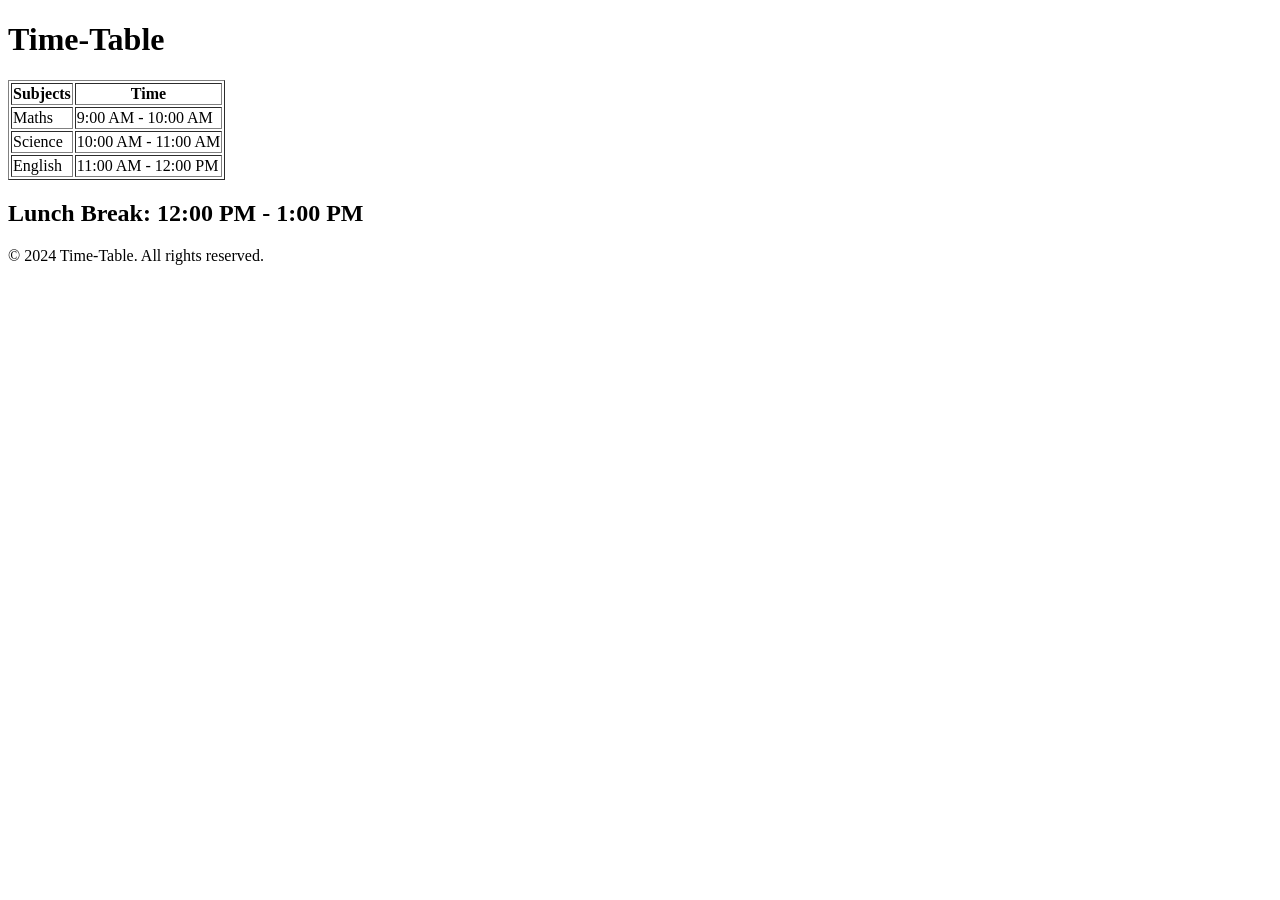
<file: Day-03/HTML/index.html>
<!DOCTYPE html>
<html lang="en">
<head>
    <meta charset="UTF-8">
    <meta name="viewport" content="width=device-width, initial-scale=1.0">
    <title>Time-Table</title>
</head>
<body>
    <!-- Include:

Table
Subjects
Time
Lunch break
Footer -->


<div class="table">
    <th>
        <h1>Time-Table</h1>
        <table border="1">
            <tr>
                <th>Subjects</th>
                <th>Time</th>
            </tr>
            <tr>
                <td>Maths</td>
                <td>9:00 AM - 10:00 AM</td>
            </tr>
            <tr>
                <td>Science</td>
                <td>10:00 AM - 11:00 AM</td>
            </tr>
            <tr>
                <td>English</td>
                <td>11:00 AM - 12:00 PM</td>
            </tr>
        </table>

        <h2>Lunch Break: 12:00 PM - 1:00 PM</h2>

        <footer>
            <p>&copy; 2024 Time-Table. All rights reserved.</p>
        </footer>
    </th>
</div>
</body>
</html>
</file>
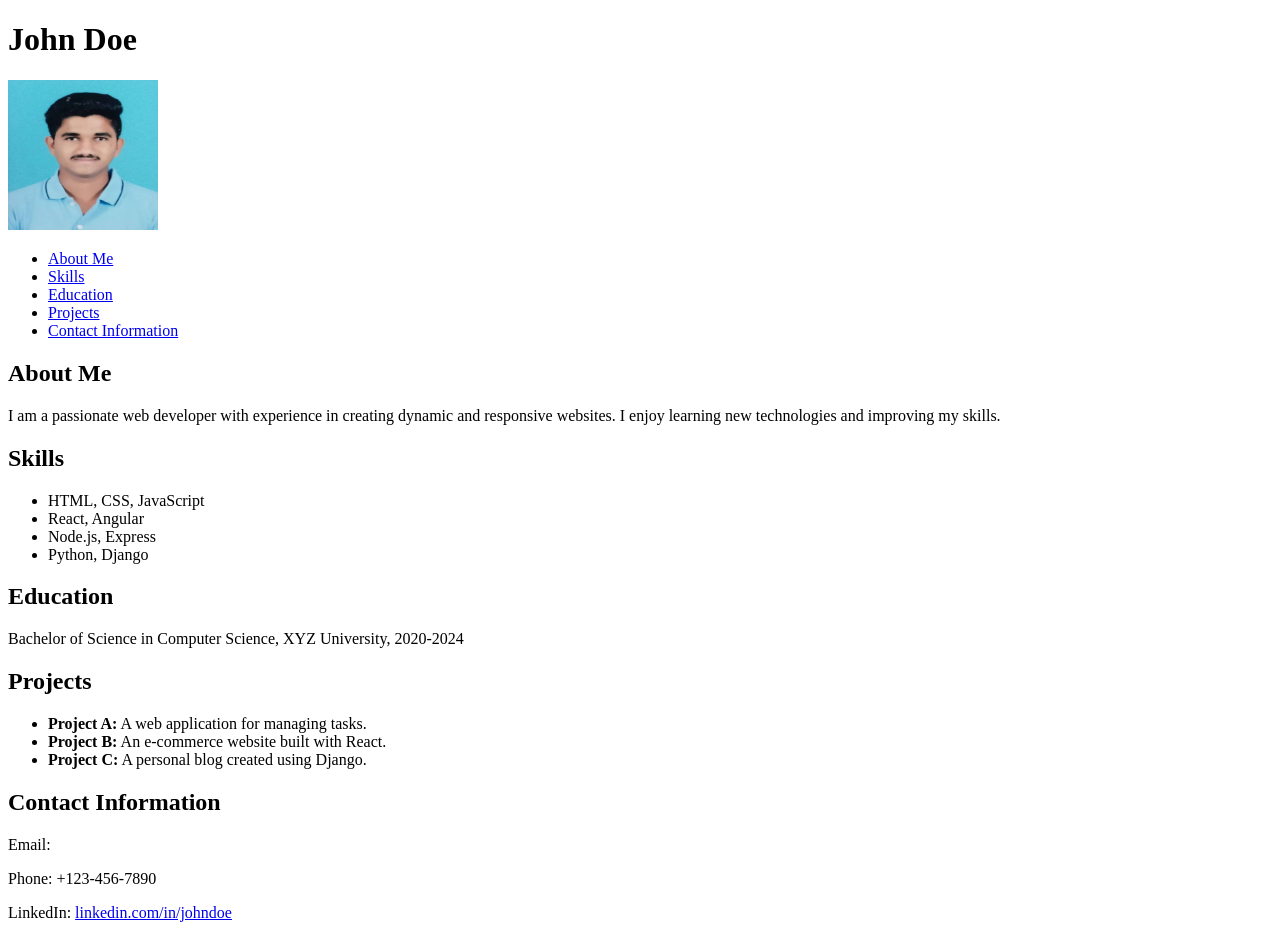
<file: Day-04/HTML/index.html>
<!DOCTYPE html>
<html lang="en">
<head>
    <meta charset="UTF-8">
    <meta name="viewport" content="width=device-width, initial-scale=1.0">
    <title>Portfolio</title>
</head>
<body>
    <!-- Create a Personal Portfolio Page containing:

Name
About Me
Skills
Education
Projects
Contact Information
Navigation Links -->


<div class="container">
    <header>
        <h1>John Doe</h1>
        <img src="yash.jpg" alt="Photo of me" width="150" height="150">
        <nav>
            <ul>
                <li><a href="#about">About Me</a></li>
                <li><a href="#skills">Skills</a></li>
                <li><a href="#education">Education</a></li>
                <li><a href="#projects">Projects</a></li>
                <li><a href="#contact">Contact Information</a></li>
            </ul>
        </nav>
    </header>

    <section id="about">
        <h2>About Me</h2>
        <p>I am a passionate web developer with experience in creating dynamic and responsive websites. I enjoy learning new technologies and improving my skills.</p>
    </section>

    <section id="skills">
        <h2>Skills</h2>
        <ul>
            <li>HTML, CSS, JavaScript</li>
            <li>React, Angular</li>
            <li>Node.js, Express</li>
            <li>Python, Django</li>
        </ul>
    </section>

    <section id="education">
        <h2>Education</h2>
        <p>Bachelor of Science in Computer Science, XYZ University, 2020-2024</p>
    </section>

    <section id="projects">
        <h2>Projects</h2>
        <ul>
            <li><strong>Project A:</strong> A web application for managing tasks.</li>
            <li><strong>Project B:</strong> An e-commerce website built with React.</li>
            <li><strong>Project C:</strong> A personal blog created using Django.</li>
        </ul>
    </section>

    <section id="contact">
        <h2>Contact Information</h2>
        <p>Email:<a href="mailto:yashbannur2426@gamil.com"></a></p>
        <p>Phone: +123-456-7890</p>
        <p>LinkedIn: <a href="https://www.linkedin.com/in/johndoe">linkedin.com/in/johndoe</a></p>
    </section>

</div>
</body>
</html>
</file>
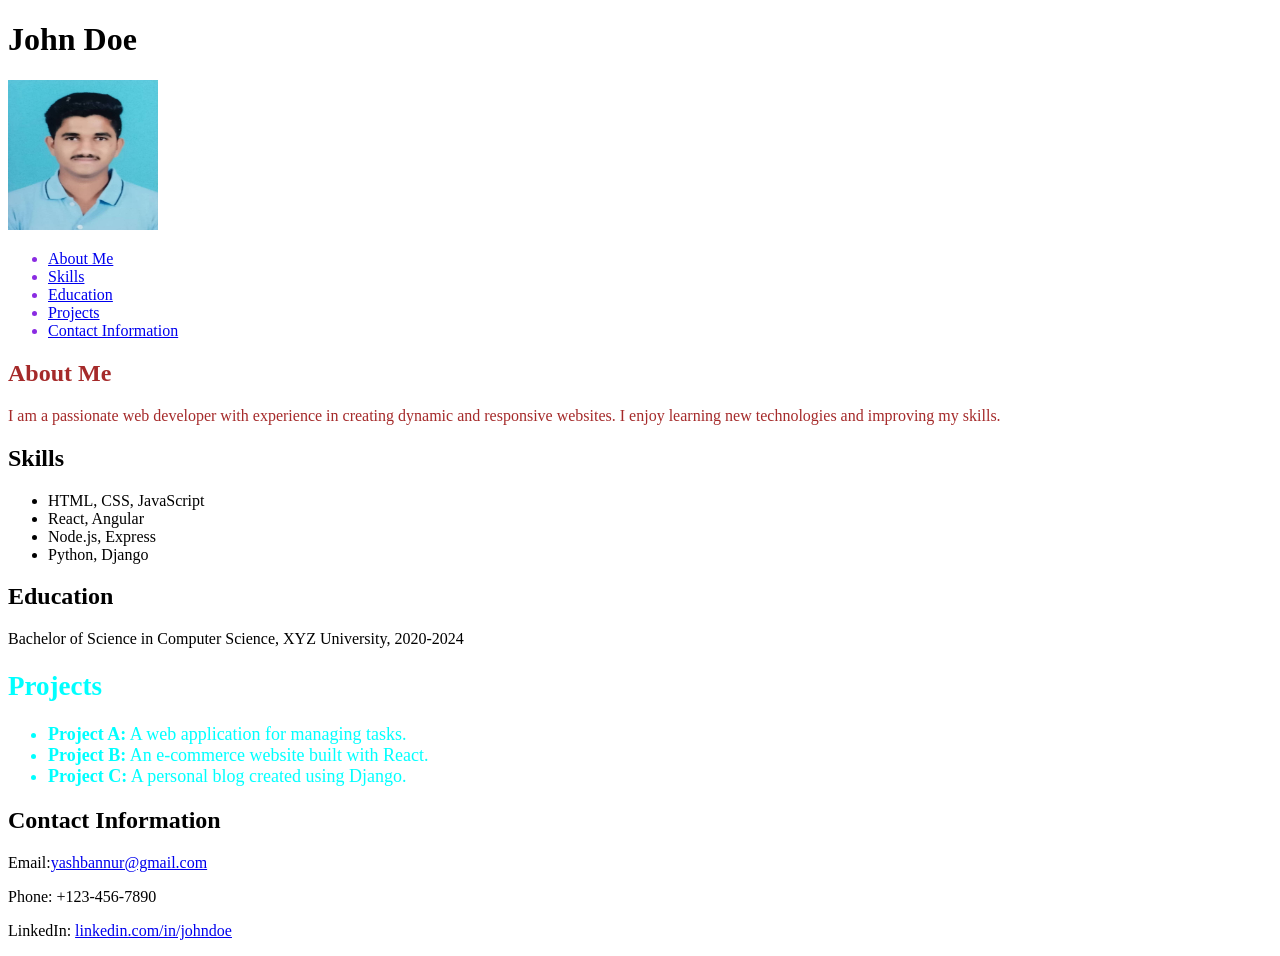
<file: Day-05/HTML/index.html>
<!DOCTYPE html>
<html lang="en">
<head>
    <meta charset="UTF-8">
    <meta name="viewport" content="width=device-width, initial-scale=1.0">
    <title>Portfolio</title>
    <link rel="stylesheet" href="style.css">

    <style>
        nav ul li {
            color: blueviolet;
        }

        .navbar {
            color: blueviolet;
        }

        #about {
            color: brown;
        }
    </style>
</head>
<body>
    <!-- Create a Personal Portfolio Page containing:

Name
About Me
Skills
Education
Projects
Contact Information
Navigation Links -->


<div class="container">
    <header>
        <h1>John Doe</h1>
        <img src="yash.jpg" alt="Photo of me" width="150" height="150" >
        <nav class="navbar">
            <ul>
                <li class="li"><a href="#about">About Me</a></li>
                <li class="li"><a href="#skills">Skills</a></li>
                <li class="li"><a href="#education">Education</a></li>
                <li class="li"><a href="#projects">Projects</a></li>
                <li class="li"><a href="#contact">Contact Information</a></li>
            </ul>
        </nav>
    </header>

    <section id="about">
        <h2>About Me</h2>
        <p>I am a passionate web developer with experience in creating dynamic and responsive websites. I enjoy learning new technologies and improving my skills.</p>
    </section>

    <section id="skills">
        <h2>Skills</h2>
        <ul>
            <li>HTML, CSS, JavaScript</li>
            <li>React, Angular</li>
            <li>Node.js, Express</li>
            <li>Python, Django</li>
        </ul>
    </section>

    <section id="education">
        <h2>Education</h2>
        <p>Bachelor of Science in Computer Science, XYZ University, 2020-2024</p>
    </section>

    <section id="projects">
        <h2>Projects</h2>
        <ul>
            <li><strong>Project A:</strong> A web application for managing tasks.</li>
            <li><strong>Project B:</strong> An e-commerce website built with React.</li>
            <li><strong>Project C:</strong> A personal blog created using Django.</li>
        </ul>
    </section>

    <section id="contact">
        <h2>Contact Information</h2>
        <p>Email:<a href="mailto:yashbannur2426@gmail.com">yashbannur@gmail.com</a></p>
        <p>Phone: +123-456-7890</p>
        <p>LinkedIn: <a href="https://www.linkedin.com/in/johndoe">linkedin.com/in/johndoe</a></p>
    </section>

</div>
</body>
</html>
</file>
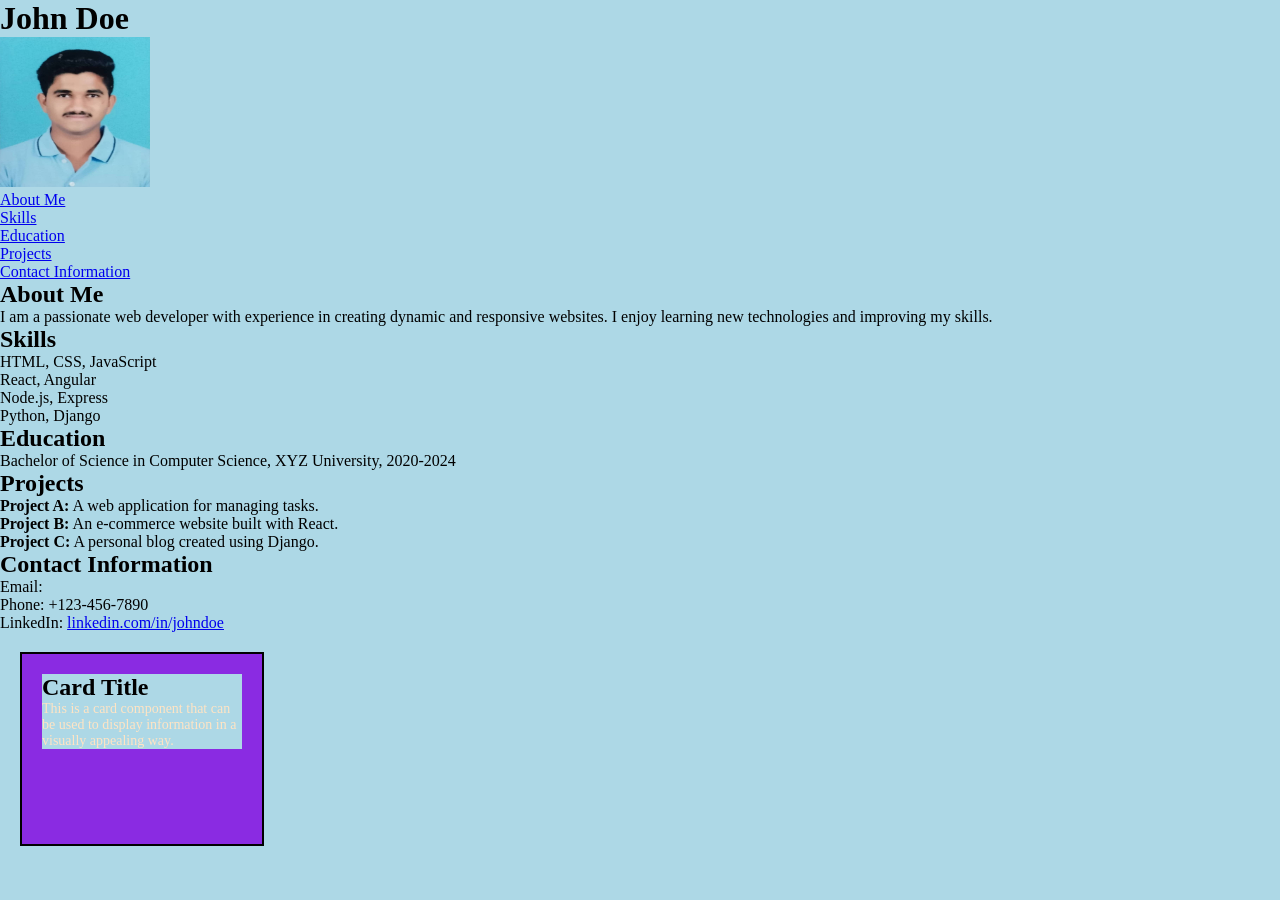
<file: Day-06/HTML/index.html>
<!DOCTYPE html>
<html lang="en">
<head>
    <meta charset="UTF-8">
    <meta name="viewport" content="width=device-width, initial-scale=1.0">
    <title>Portfolio</title>
    <link rel="stylesheet" href="style.css">
</head>
<body>
    <!-- Create a Personal Portfolio Page containing:

Name
About Me
Skills
Education
Projects
Contact Information
Navigation Links -->


<div class="container">
    <header>
        <h1>John Doe</h1>
        <img src="yash.jpg" alt="Photo of me" width="150" height="150">
        <nav>
            <ul>
                <li><a href="#about">About Me</a></li>
                <li><a href="#skills">Skills</a></li>
                <li><a href="#education">Education</a></li>
                <li><a href="#projects">Projects</a></li>
                <li><a href="#contact">Contact Information</a></li>
            </ul>
        </nav>
    </header>

    <section id="about">
        <h2>About Me</h2>
        <p>I am a passionate web developer with experience in creating dynamic and responsive websites. I enjoy learning new technologies and improving my skills.</p>
    </section>

    <section id="skills">
        <h2>Skills</h2>
        <ul>
            <li>HTML, CSS, JavaScript</li>
            <li>React, Angular</li>
            <li>Node.js, Express</li>
            <li>Python, Django</li>
        </ul>
    </section>

    <section id="education">
        <h2>Education</h2>
        <p>Bachelor of Science in Computer Science, XYZ University, 2020-2024</p>
    </section>

    <section id="projects">
        <h2>Projects</h2>
        <ul>
            <li><strong>Project A:</strong> A web application for managing tasks.</li>
            <li><strong>Project B:</strong> An e-commerce website built with React.</li>
            <li><strong>Project C:</strong> A personal blog created using Django.</li>
        </ul>
    </section>

    <section id="contact" classs="box">
        <h2>Contact Information</h2>
        <p>Email:<a href="mailto:yashbannur2426@gamil.com"></a></p>
        <p>Phone: +123-456-7890</p>
        <p>LinkedIn: <a href="https://www.linkedin.com/in/johndoe">linkedin.com/in/johndoe</a></p>
    </section>

</div>


<div class="card">
    <h2>Card Title</h2>
    <p>This is a card component that can be used to display information in a visually appealing way.</p>
</div>
</body>
</html>
</file>
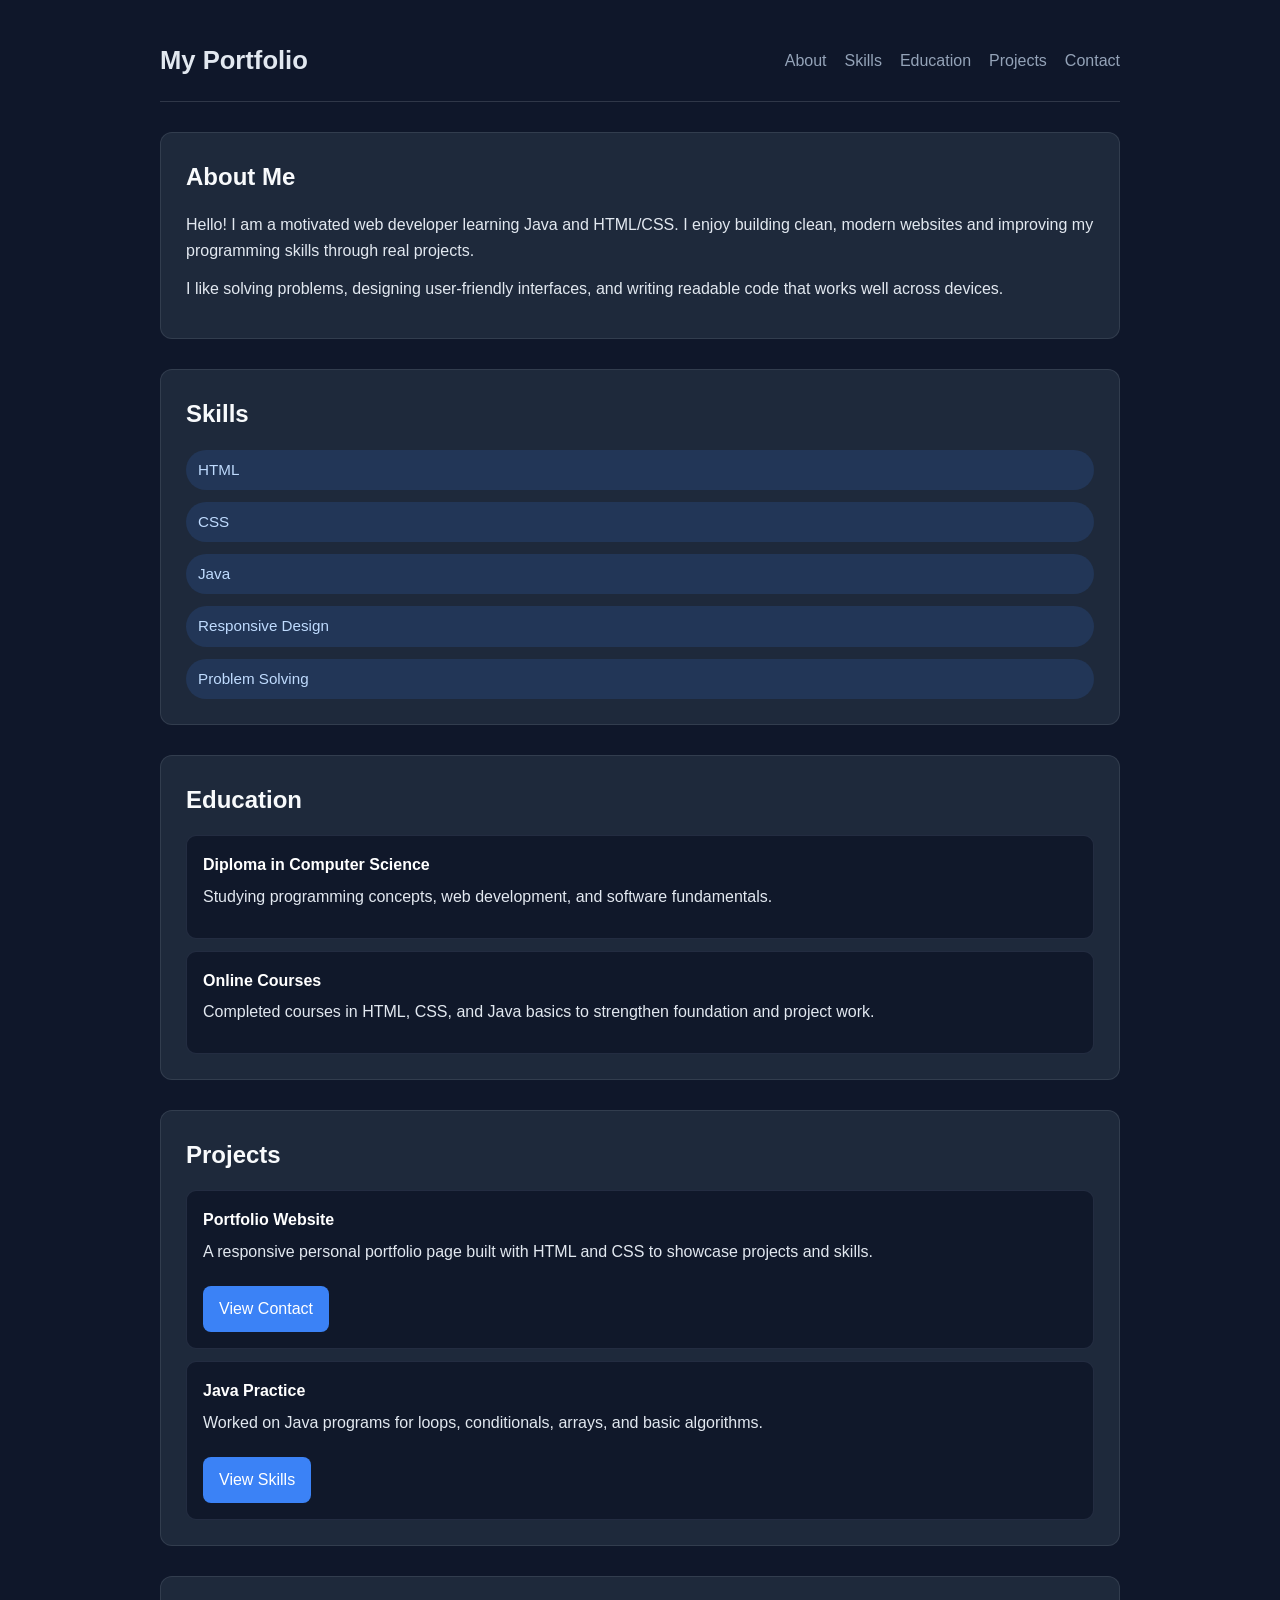
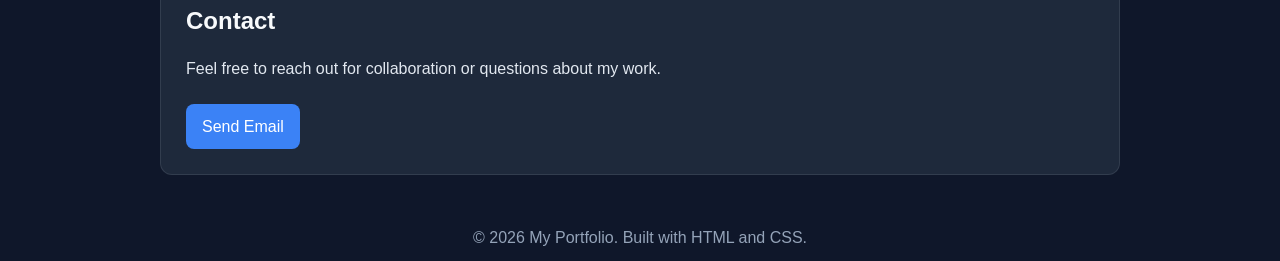
<file: Day-07/HTML/index.html>
<!DOCTYPE html>
<html lang="en">
<head>
    <meta charset="UTF-8">
    <meta name="viewport" content="width=device-width, initial-scale=1.0">
    <title>Portfolio</title>
    <link rel="stylesheet" href="style.css">
</head>
<body>
    <div class="container">
        <header>
            <nav>
                <h1>My Portfolio</h1>
                <div class="nav-links">
                    <a href="#about">About</a>
                    <a href="#skills">Skills</a>
                    <a href="#education">Education</a>
                    <a href="#projects">Projects</a>
                    <a href="#contact">Contact</a>
                </div>
            </nav>
        </header>

        <section id="about" class="about">
            <h2>About Me</h2>
            <p>Hello! I am a motivated web developer learning Java and HTML/CSS. I enjoy building clean, modern websites and improving my programming skills through real projects.</p>
            <p>I like solving problems, designing user-friendly interfaces, and writing readable code that works well across devices.</p>
        </section>

        <section id="skills" class="skills">
            <h2>Skills</h2>
            <div class="skills-list">
                <span class="skill-pill">HTML</span>
                <span class="skill-pill">CSS</span>
                <span class="skill-pill">Java</span>
                <span class="skill-pill">Responsive Design</span>
                <span class="skill-pill">Problem Solving</span>
            </div>
        </section>

        <section id="education" class="education">
            <h2>Education</h2>
            <div class="education-list">
                <div class="card">
                    <strong>Diploma in Computer Science</strong>
                    <p>Studying programming concepts, web development, and software fundamentals.</p>
                </div>
                <div class="card">
                    <strong>Online Courses</strong>
                    <p>Completed courses in HTML, CSS, and Java basics to strengthen foundation and project work.</p>
                </div>
            </div>
        </section>

        <section id="projects" class="projects">
            <h2>Projects</h2>
            <div class="project-list">
                <div class="card">
                    <strong>Portfolio Website</strong>
                    <p>A responsive personal portfolio page built with HTML and CSS to showcase projects and skills.</p>
                    <a class="project-link" href="#contact">View Contact</a>
                </div>
                <div class="card">
                    <strong>Java Practice</strong>
                    <p>Worked on Java programs for loops, conditionals, arrays, and basic algorithms.</p>
                    <a class="project-link" href="#skills">View Skills</a>
                </div>
            </div>
        </section>

        <section id="contact" class="contact">
            <h2>Contact</h2>
            <p>Feel free to reach out for collaboration or questions about my work.</p>
            <a class="button" href="mailto:example@example.com">Send Email</a>
        </section>
    </div>

    <footer>
        <p>© 2026 My Portfolio. Built with HTML and CSS.</p>
    </footer>
</body>
</html>
</file>
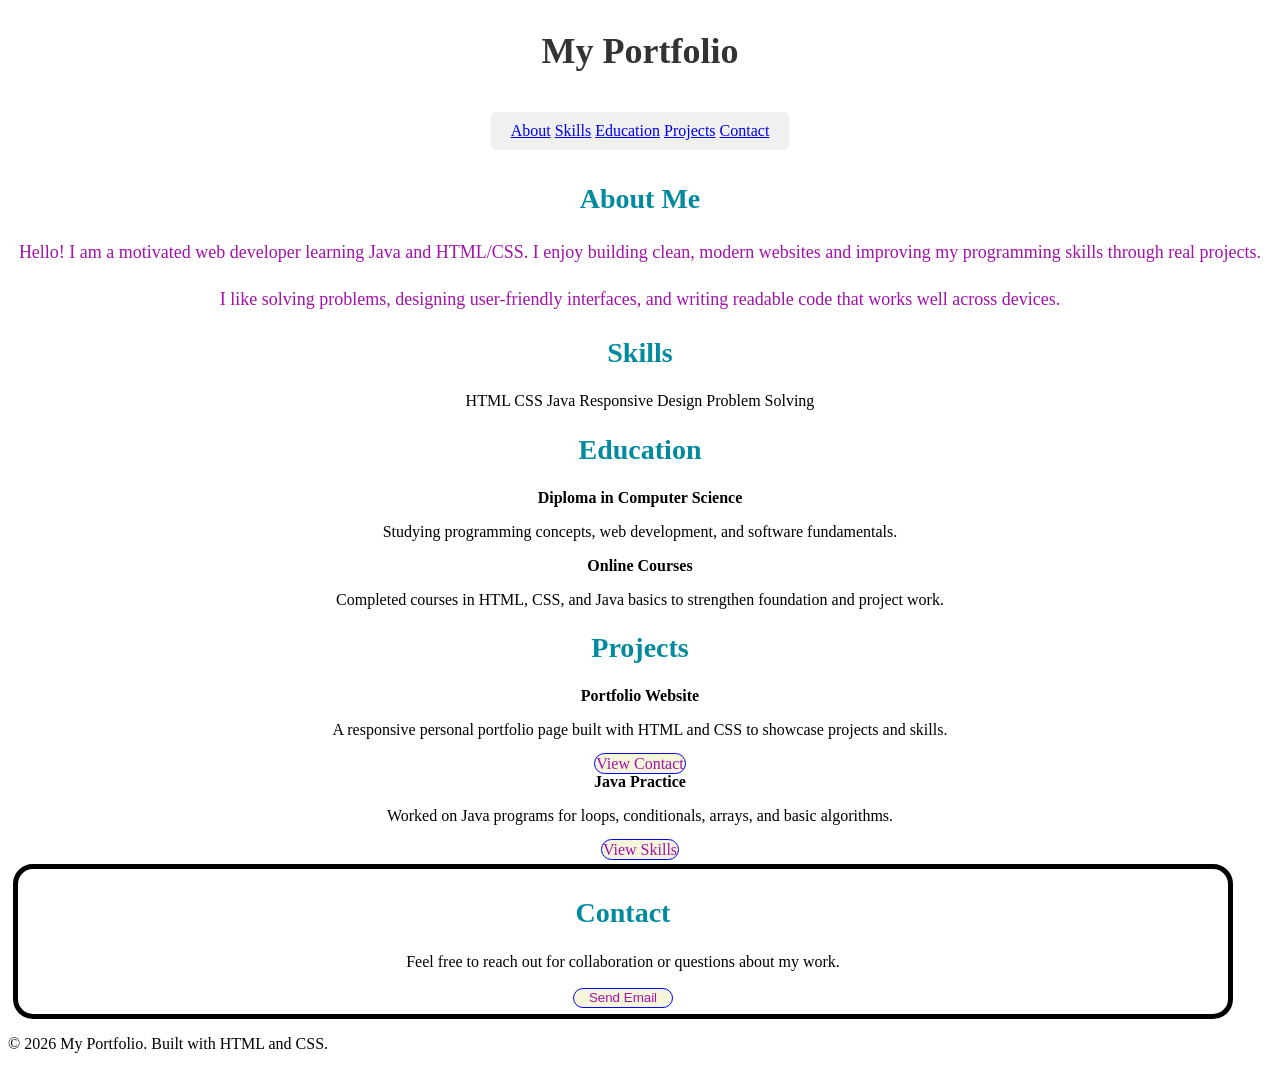
<file: Day-10/HTML/index.html>
<!DOCTYPE html>
<html lang="en">
<head>
    <meta charset="UTF-8">
    <meta name="viewport" content="width=device-width, initial-scale=1.0">
    <title>Portfolio</title>
    <link rel="stylesheet" href="style.css">
</head>
<body>
    <div class="container">
        <header>
            <nav>
                <h1>My Portfolio</h1>
                <div class="nav-links">
                    <a href="#about">About</a>
                    <a href="#skills">Skills</a>
                    <a href="#education">Education</a>
                    <a href="#projects">Projects</a>
                    <a href="#contact">Contact</a>
                </div>
            </nav>
        </header>

        <section id="about" class="about">
            <h2>About Me</h2>
            <p>Hello! I am a motivated web developer learning Java and HTML/CSS. I enjoy building clean, modern websites and improving my programming skills through real projects.</p>
            <p>I like solving problems, designing user-friendly interfaces, and writing readable code that works well across devices.</p>
        </section>

        <section id="skills" class="skills">
            <h2>Skills</h2>
            <div class="skills-list">
                <span class="skill-pill">HTML</span>
                <span class="skill-pill">CSS</span>
                <span class="skill-pill">Java</span>
                <span class="skill-pill">Responsive Design</span>
                <span class="skill-pill">Problem Solving</span>
            </div>
        </section>

        <section id="education" class="education">
            <h2>Education</h2>
            <div class="education-list">
                <div class="card">
                    <strong>Diploma in Computer Science</strong>
                    <p>Studying programming concepts, web development, and software fundamentals.</p>
                </div>
                <div class="card">
                    <strong>Online Courses</strong>
                    <p>Completed courses in HTML, CSS, and Java basics to strengthen foundation and project work.</p>
                </div>
            </div>
        </section>

        <section id="projects" class="projects">
            <h2>Projects</h2>
            <div class="project-list">
                <div class="card">
                    <strong>Portfolio Website</strong>
                    <p>A responsive personal portfolio page built with HTML and CSS to showcase projects and skills.</p>
                    <a class="project-link" href="#contact">View Contact</a>
                </div>
                <div class="card">
                    <strong>Java Practice</strong>
                    <p>Worked on Java programs for loops, conditionals, arrays, and basic algorithms.</p>
                    <a class="project-link" href="#skills">View Skills</a>
                </div>
            </div>
        </section>

        <section id="contact" class="contact">
            <h2>Contact</h2>
            <p>Feel free to reach out for collaboration or questions about my work.</p>
            <button class="button" href="mailto:example@example.com">Send Email</button>
        </section>
    </div>

    <footer>
        <p>© 2026 My Portfolio. Built with HTML and CSS.</p>
    </footer>
</body>
</html>
</file>
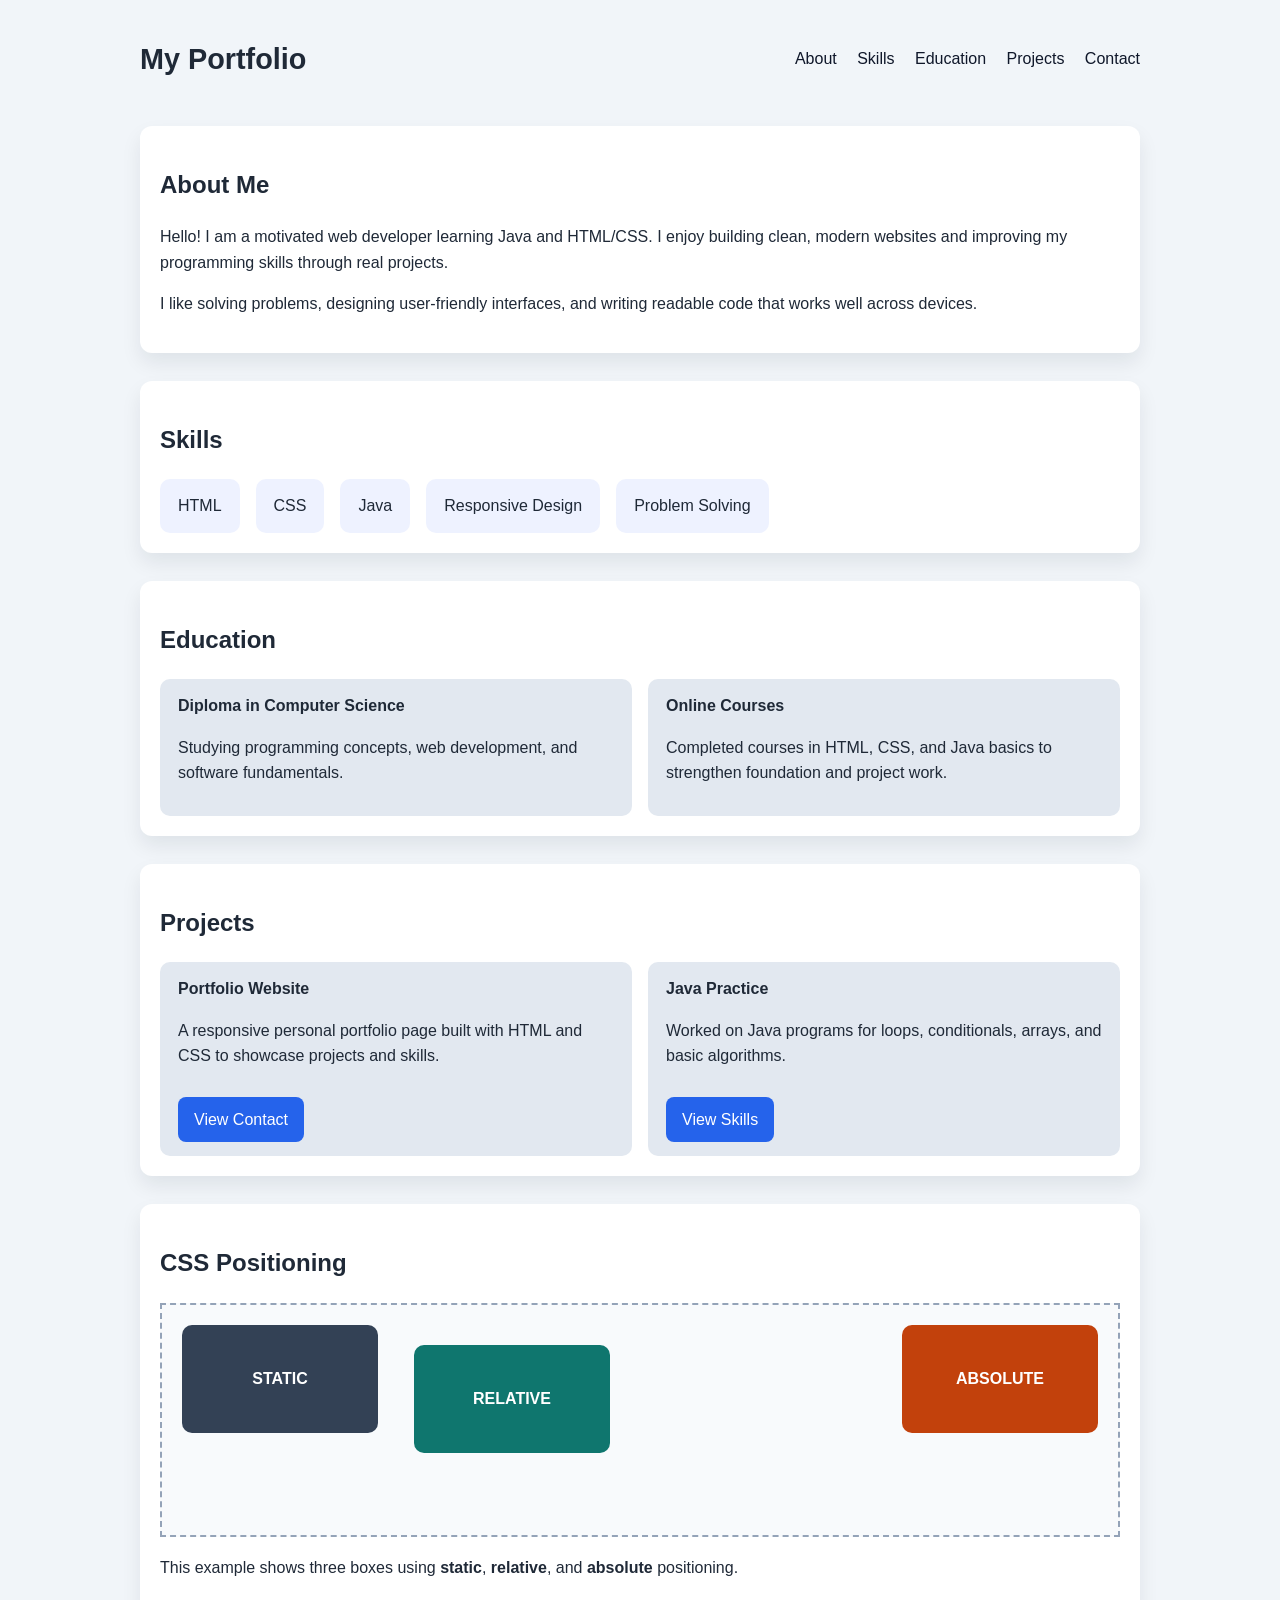
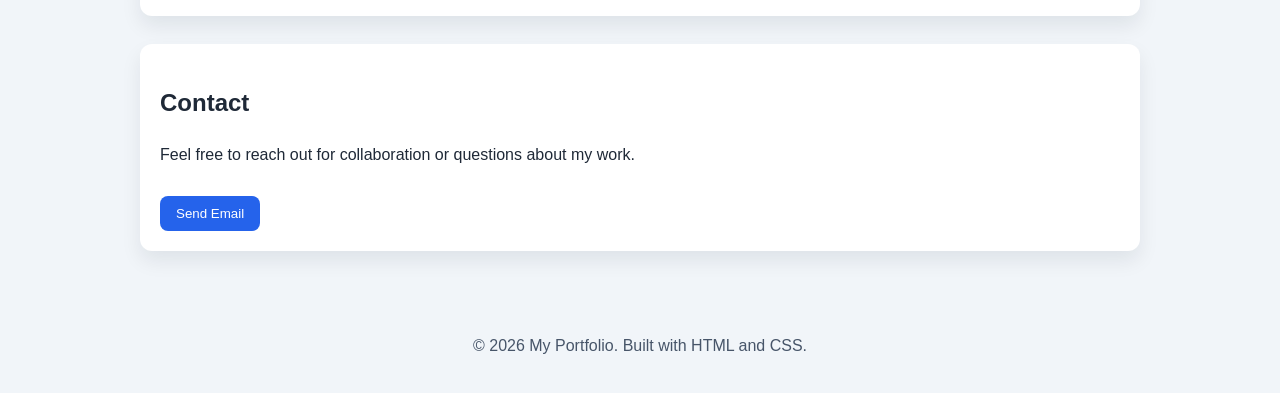
<file: Day-11/HTML/index.html>
<!DOCTYPE html>
<html lang="en">
<head>
    <meta charset="UTF-8">
    <meta name="viewport" content="width=device-width, initial-scale=1.0">
    <title>Portfolio</title>
    <link rel="stylesheet" href="style.css">
</head>
<body>
    <div class="container">
        <header>
            <nav>
                <h1>My Portfolio</h1>
                <div class="nav-links">
                    <a href="#about">About</a>
                    <a href="#skills">Skills</a>
                    <a href="#education">Education</a>
                    <a href="#projects">Projects</a>
                    <a href="#contact">Contact</a>
                </div>
            </nav>
        </header>

        <section id="about" class="about">
            <h2>About Me</h2>
            <p>Hello! I am a motivated web developer learning Java and HTML/CSS. I enjoy building clean, modern websites and improving my programming skills through real projects.</p>
            <p>I like solving problems, designing user-friendly interfaces, and writing readable code that works well across devices.</p>
        </section>

        <section id="skills" class="skills">
            <h2>Skills</h2>
            <div class="skills-list">
                <span class="skill-pill">HTML</span>
                <span class="skill-pill">CSS</span>
                <span class="skill-pill">Java</span>
                <span class="skill-pill">Responsive Design</span>
                <span class="skill-pill">Problem Solving</span>
            </div>
        </section>

        <section id="education" class="education">
            <h2>Education</h2>
            <div class="education-list">
                <div class="card">
                    <strong>Diploma in Computer Science</strong>
                    <p>Studying programming concepts, web development, and software fundamentals.</p>
                </div>
                <div class="card">
                    <strong>Online Courses</strong>
                    <p>Completed courses in HTML, CSS, and Java basics to strengthen foundation and project work.</p>
                </div>
            </div>
        </section>

        <section id="projects" class="projects">
            <h2>Projects</h2>
            <div class="project-list">
                <div class="card">
                    <strong>Portfolio Website</strong>
                    <p>A responsive personal portfolio page built with HTML and CSS to showcase projects and skills.</p>
                    <a class="project-link" href="#contact">View Contact</a>
                </div>
                <div class="card">
                    <strong>Java Practice</strong>
                    <p>Worked on Java programs for loops, conditionals, arrays, and basic algorithms.</p>
                    <a class="project-link" href="#skills">View Skills</a>
                </div>
            </div>
        </section>

        <section id="position-examples" class="position-examples">
            <h2>CSS Positioning</h2>
            <div class="position-demo">
                <div class="position-box static-box">static</div>
                <div class="position-box relative-box">relative</div>
                <div class="position-box absolute-box">absolute</div>
            </div>
            <p>This example shows three boxes using <strong>static</strong>, <strong>relative</strong>, and <strong>absolute</strong> positioning.</p>
        </section>

        <section id="contact" class="contact">
            <h2>Contact</h2>
            <p>Feel free to reach out for collaboration or questions about my work.</p>
            <button class="button" href="mailto:example@example.com">Send Email</button>
        </section>
    </div>

    <footer>
        <p>© 2026 My Portfolio. Built with HTML and CSS.</p>
    </footer>
</body>
</html>
</file>
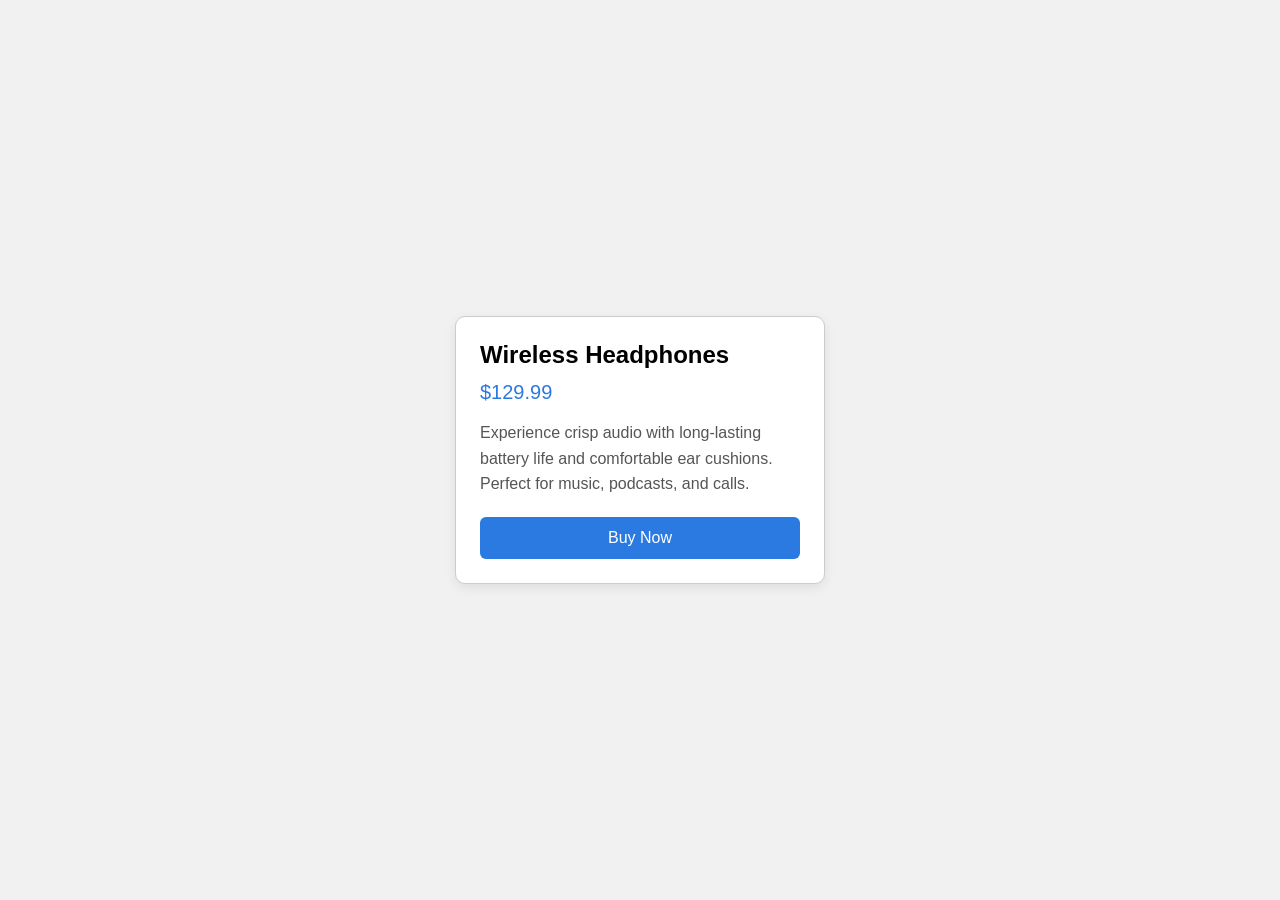
<file: Day-12/HTML/index.html>
<!DOCTYPE html>
<html lang="en">
<head>
    <meta charset="UTF-8">
    <meta name="viewport" content="width=device-width, initial-scale=1.0">
    <title>Product Card</title>
    <link rel="stylesheet" href="style.css">
</head>
<body>
    <div class="product-card">
        <h1>Wireless Headphones</h1>
        <div class="price">$129.99</div>
        <p>Experience crisp audio with long-lasting battery life and comfortable ear cushions. Perfect for music, podcasts, and calls.</p>
        <button>Buy Now</button>
    </div>
</body>
</html>
</file>
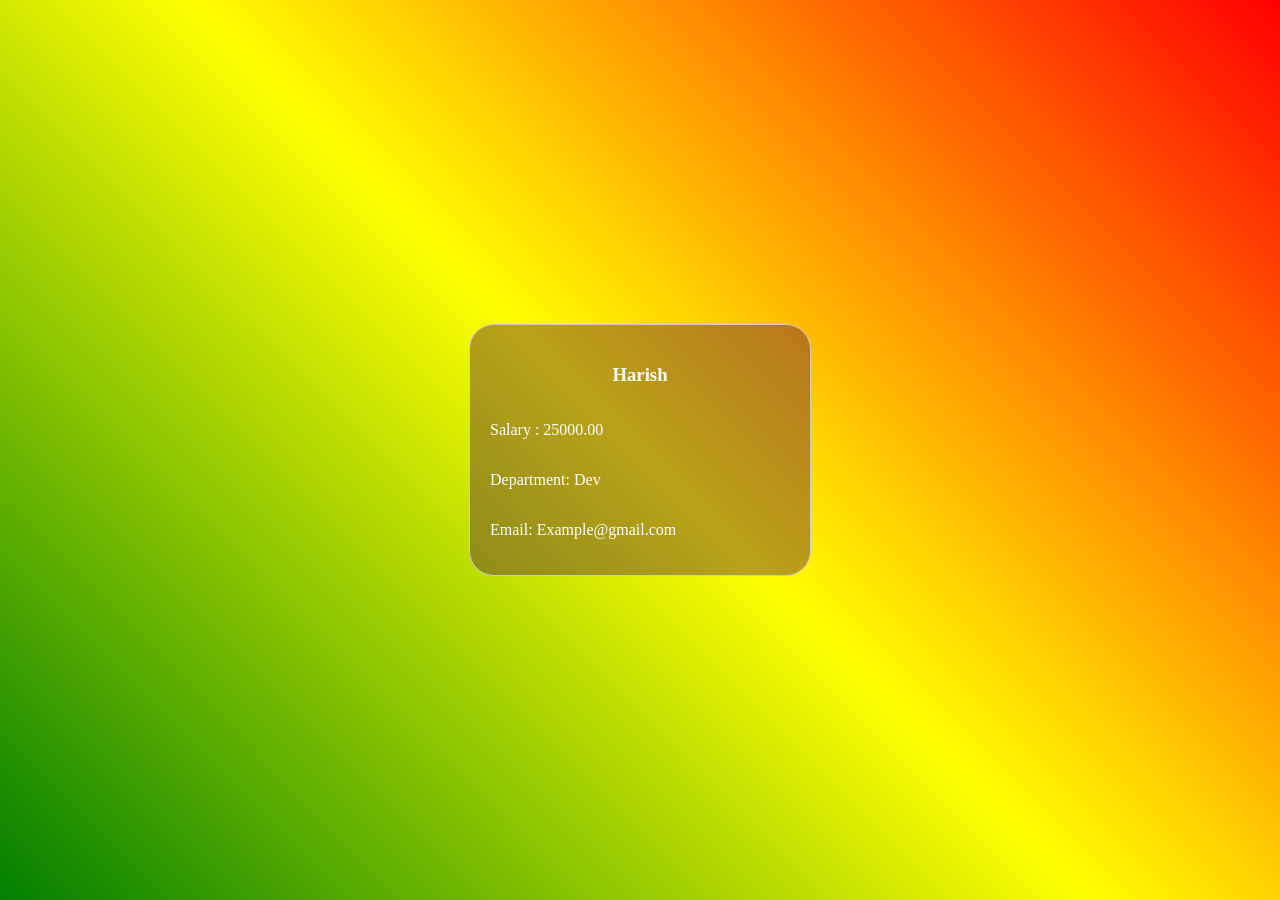
<file: Day-15/HTML/Employee.html>
<!DOCTYPE html>
<html lang="en">
<head>
    <meta charset="UTF-8">
    <meta name="viewport" content="width=device-width, initial-scale=1.0">
    <title>Document</title>
    <link rel="stylesheet" href="style.css">
</head>
<body>
    <div class="Card">
        <h3>Harish</h3>
        <p>Salary : 25000.00</p>
        <p>Department: Dev</p>
        <p>Email: Example@gmail.com</p>
    </div>
</body>
</html>
</file>
<file: Day-05/HTML/style.css>
#projects {
    color: cyan;
    font-size: large;
}
</file>
<file: Day-06/HTML/style.css>
/* Margin
Padding
Border
Width
Height */
*{
    margin: 0;
    padding: 0;
    background-color: lightblue;
}
.card{
    margin: 20px;
    padding: 20px;
    border: 2px solid black;
    width: 200px;
    height: 150px;
    background-color:blueviolet;
    
}
.card p {
    font-size: 14px;
    color:bisque;
}
</file>
<file: Day-07/HTML/style.css>
/* Portfolio Page Styles */
:root {
    --bg: #0f172a;
    --card: #1e293b;
    --text: #e2e8f0;
    --accent: #3b82f6;
    --muted: #94a3b8;
}

* {
    box-sizing: border-box;
    margin: 0;
    padding: 0;
}

body {
    font-family: Arial, Helvetica, sans-serif;
    background-color: var(--bg);
    color: var(--text);
    line-height: 1.6;
}

.container {
    max-width: 1000px;
    margin: 0 auto;
    padding: 20px;
}

header {
    padding: 20px 0;
    border-bottom: 1px solid rgba(226, 232, 240, 0.15);
}

nav {
    display: flex;
    justify-content: space-between;
    align-items: center;
    flex-wrap: wrap;
    gap: 12px;
}

nav h1 {
    font-size: 1.6rem;
}

.nav-links {
    display: flex;
    gap: 18px;
    flex-wrap: wrap;
}

.nav-links a {
    color: var(--muted);
    text-decoration: none;
    transition: color 0.2s ease;
}

.nav-links a:hover {
    color: var(--accent);
}

section {
    margin-top: 30px;
    padding: 25px;
    background: var(--card);
    border-radius: 12px;
    border: 1px solid rgba(226, 232, 240, 0.1);
}

section h2 {
    margin-bottom: 16px;
    font-size: 1.5rem;
    color: #f8fafc;
}

.about p,
.skills p,
.education p,
.projects p,
.contact p {
    margin-bottom: 12px;
}

.grid {
    display: grid;
    gap: 18px;
}

.skills-list,
.project-list,
.education-list {
    display: grid;
    gap: 12px;
}

.card {
    padding: 16px;
    border-radius: 10px;
    background: rgba(15, 23, 42, 0.9);
    border: 1px solid rgba(148, 163, 184, 0.15);
}

.card strong {
    display: block;
    margin-bottom: 6px;
    color: #ffffff;
}

.skill-pill {
    display: inline-block;
    padding: 8px 12px;
    background: rgba(59, 130, 246, 0.15);
    color: #bfdbfe;
    border-radius: 999px;
    font-size: 0.95rem;
}

a.button,
a.project-link {
    display: inline-block;
    margin-top: 10px;
    padding: 10px 16px;
    color: #ffffff;
    background: var(--accent);
    text-decoration: none;
    border-radius: 8px;
    transition: background 0.2s ease, transform 0.2s ease;
}

a.button:hover,
a.project-link:hover {
    background: #2563eb;
    transform: translateY(-2px);
}

footer {
    text-align: center;
    margin: 30px 0 10px;
    color: var(--muted);
}

@media (min-width: 720px) {
    .grid-2 {
        grid-template-columns: 1fr 1fr;
    }
}
</file>
<file: Day-10/HTML/style.css>
/* Center headings
Change font sizes
Add colors
Use block and inline elements intentionally */

.container {
    text-align: center;
}
h1 {
    font-size: 36px;
    color: #333;
}
h2 {
    font-size: 28px;
    color: #038a9f;
}

.nav-links {
    display: inline-block;
    margin: 10px;
    padding: 10px 20px;
    background-color: #f0f0f0;
    color: #333;
    text-decoration: none;
    border-radius: 5px;
}
.about p {
    font-size: 18px;
    color: #a313ab;
    line-height: 1.6;
}

#contact {
    padding: 5px;
    margin: 5px;
    align-items: center;
    justify-content: center;
    width: 1200px;
    border: 5px solid black;
    border-radius: 20px;
}

.button {
    padding: 1px;
    margin: 1px;
    width: 100px;
    height: 20px;
    border: 1px solid blue;
    border-radius: 20px;
    cursor: pointer;
    background-color: beige;
    color: #a313ab;
}

.button :hover {
    background-color: #a313ab;
    color: beige;
}

.project-link {
    text-decoration: none;
     padding: 1px;
    margin: 1px;
    width: 150px;
    height: 30px;
    border: 1px solid blue;
    border-radius: 20px;
    cursor: pointer;
    background-color: beige;
    color: #a313ab;
    
}

.project-link:hover{
    background-color: #a313ab;
    color: beige;
}
</file>
<file: Day-11/HTML/style.css>
/* static
relative
absolute */

body {
    margin: 0;
    font-family: Arial, sans-serif;
    background: #f1f5f9;
    color: #1f2937;
    line-height: 1.6;
}

.container {
    max-width: 1000px;
    margin: 0 auto;
    padding: 20px;
}

header nav {
    display: flex;
    justify-content: space-between;
    align-items: center;
    flex-wrap: wrap;
    gap: 16px;
    padding: 16px 0;
}

header h1 {
    margin: 0;
    font-size: 1.8rem;
}

.nav-links a {
    margin-left: 16px;
    text-decoration: none;
    color: #0f172a;
}

section {
    margin: 28px 0;
    padding: 20px;
    background: #ffffff;
    border-radius: 12px;
    box-shadow: 0 10px 20px rgba(15, 23, 42, 0.08);
}

.skills-list,
.education-list,
.project-list,
.position-demo {
    display: flex;
    flex-wrap: wrap;
    gap: 16px;
}

.skill-pill,
.card,
.position-box {
    border-radius: 10px;
    padding: 14px 18px;
    background: #eef2ff;
}

.skill-pill {
    display: inline-block;
}

.card {
    flex: 1 1 300px;
    background: #e2e8f0;
}

.project-link,
.button {
    display: inline-block;
    margin-top: 12px;
    padding: 10px 16px;
    border: none;
    border-radius: 8px;
    background: #2563eb;
    color: white;
    text-decoration: none;
    cursor: pointer;
}

footer {
    text-align: center;
    padding: 18px 0;
    color: #475569;
}

.position-demo {
    position: relative;
    min-height: 190px;
    border: 2px dashed #94a3b8;
    padding: 20px;
    background: #f8fafc;
}

.position-box {
    width: 160px;
    height: 80px;
    display: flex;
    align-items: center;
    justify-content: center;
    color: white;
    font-weight: 700;
    text-transform: uppercase;
}

.static-box {
    position: static;
    background: #334155;
}

.relative-box {
    position: relative;
    top: 20px;
    left: 20px;
    background: #0f766e;
}

.absolute-box {
    position: absolute;
    top: 20px;
    right: 20px;
    background: #c2410c;
}

.position-examples p {
    margin-top: 18px;
}
</file>
<file: Day-12/HTML/style.css>
body {
            display: flex;
            justify-content: center;
            align-items: center;
            min-height: 100vh;
            margin: 0;
            background-color: #f1f1f1;
            font-family: Arial, sans-serif;
        }

        .product-card {
            display: flex;
            flex-direction: column;
            width: 320px;
            background-color: #ffffff;
            border: 1px solid #ccc;
            border-radius: 10px;
            padding: 24px;
            margin: 16px;
            box-shadow: 0 4px 12px rgba(0, 0, 0, 0.08);
        }

        .product-card h1 {
            font-size: 24px;
            margin: 0 0 12px;
        }

        .product-card .price {
            font-size: 20px;
            color: #2a7ae2;
            margin: 0 0 16px;
        }

        .product-card p {
            line-height: 1.6;
            margin: 0 0 20px;
            color: #555;
        }

        .product-card button {
            padding: 12px;
            border: none;
            border-radius: 6px;
            background-color: #2a7ae2;
            color: white;
            font-size: 16px;
            cursor: pointer;
            transition: background-color 0.2s ease;
            display: inline-block;
        }

        .product-card button:hover {
            background-color: #1f62c6;
        }
</file>
<file: Day-15/HTML/style.css>
body {
   min-height: 100vh;
   margin: 0;
   padding: 0;
   display: flex;
   align-items: center;
   justify-content: center;
   background: linear-gradient(45deg, green, yellow, red);
   background-attachment: fixed;
}
.Card {
    display: flex;
    flex-direction: column;
    align-items: flex-start;
    border: 1px solid #ccc;
    border-radius: 25px;
    padding: 20px;
    width: 300px;
    background-color: #4102455d;
    color: white;
    transition: transform 0.3s ease-in-out;
}
.Card h3 {
    width: 100%;
    text-align: center;
}

.Card:hover {
    transform: scale(1.05);
    background-color: #b985bd5d;
    transition: transform 0.3s ease-in-out;
}
</file>
